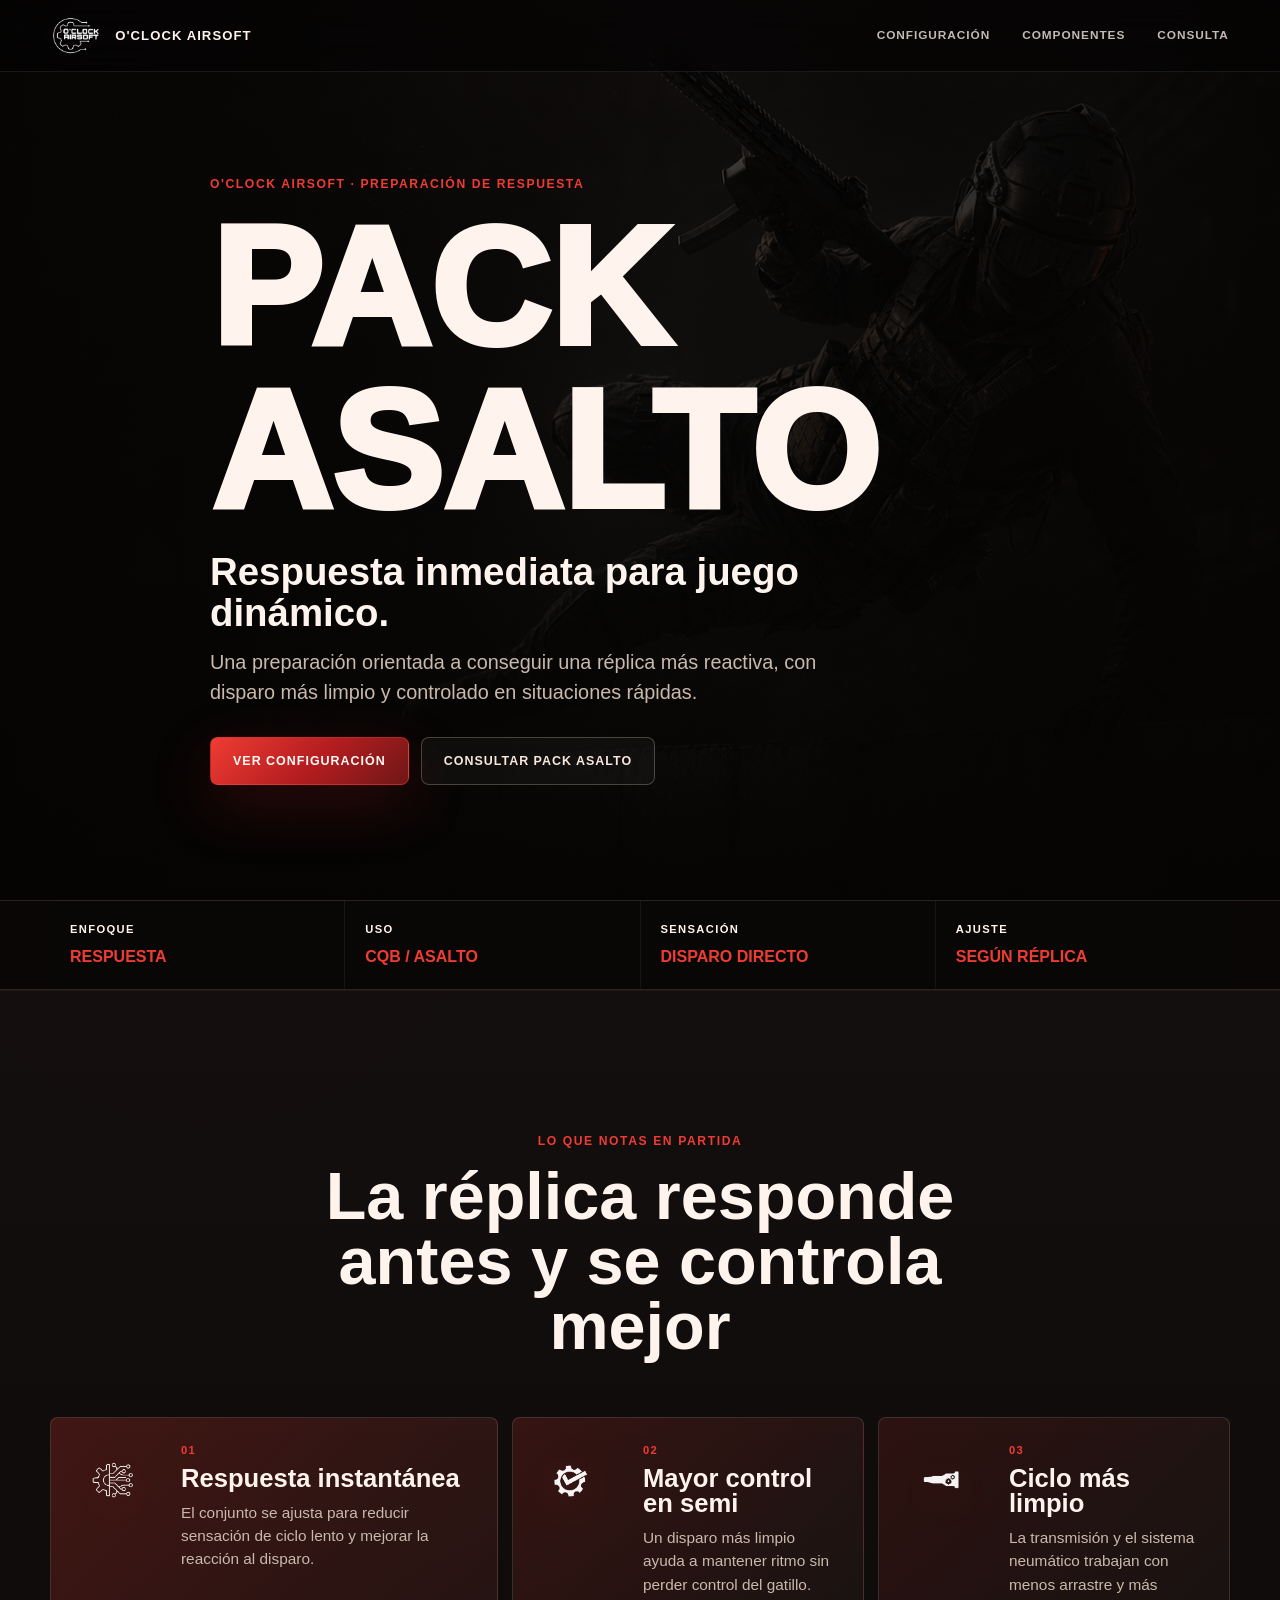
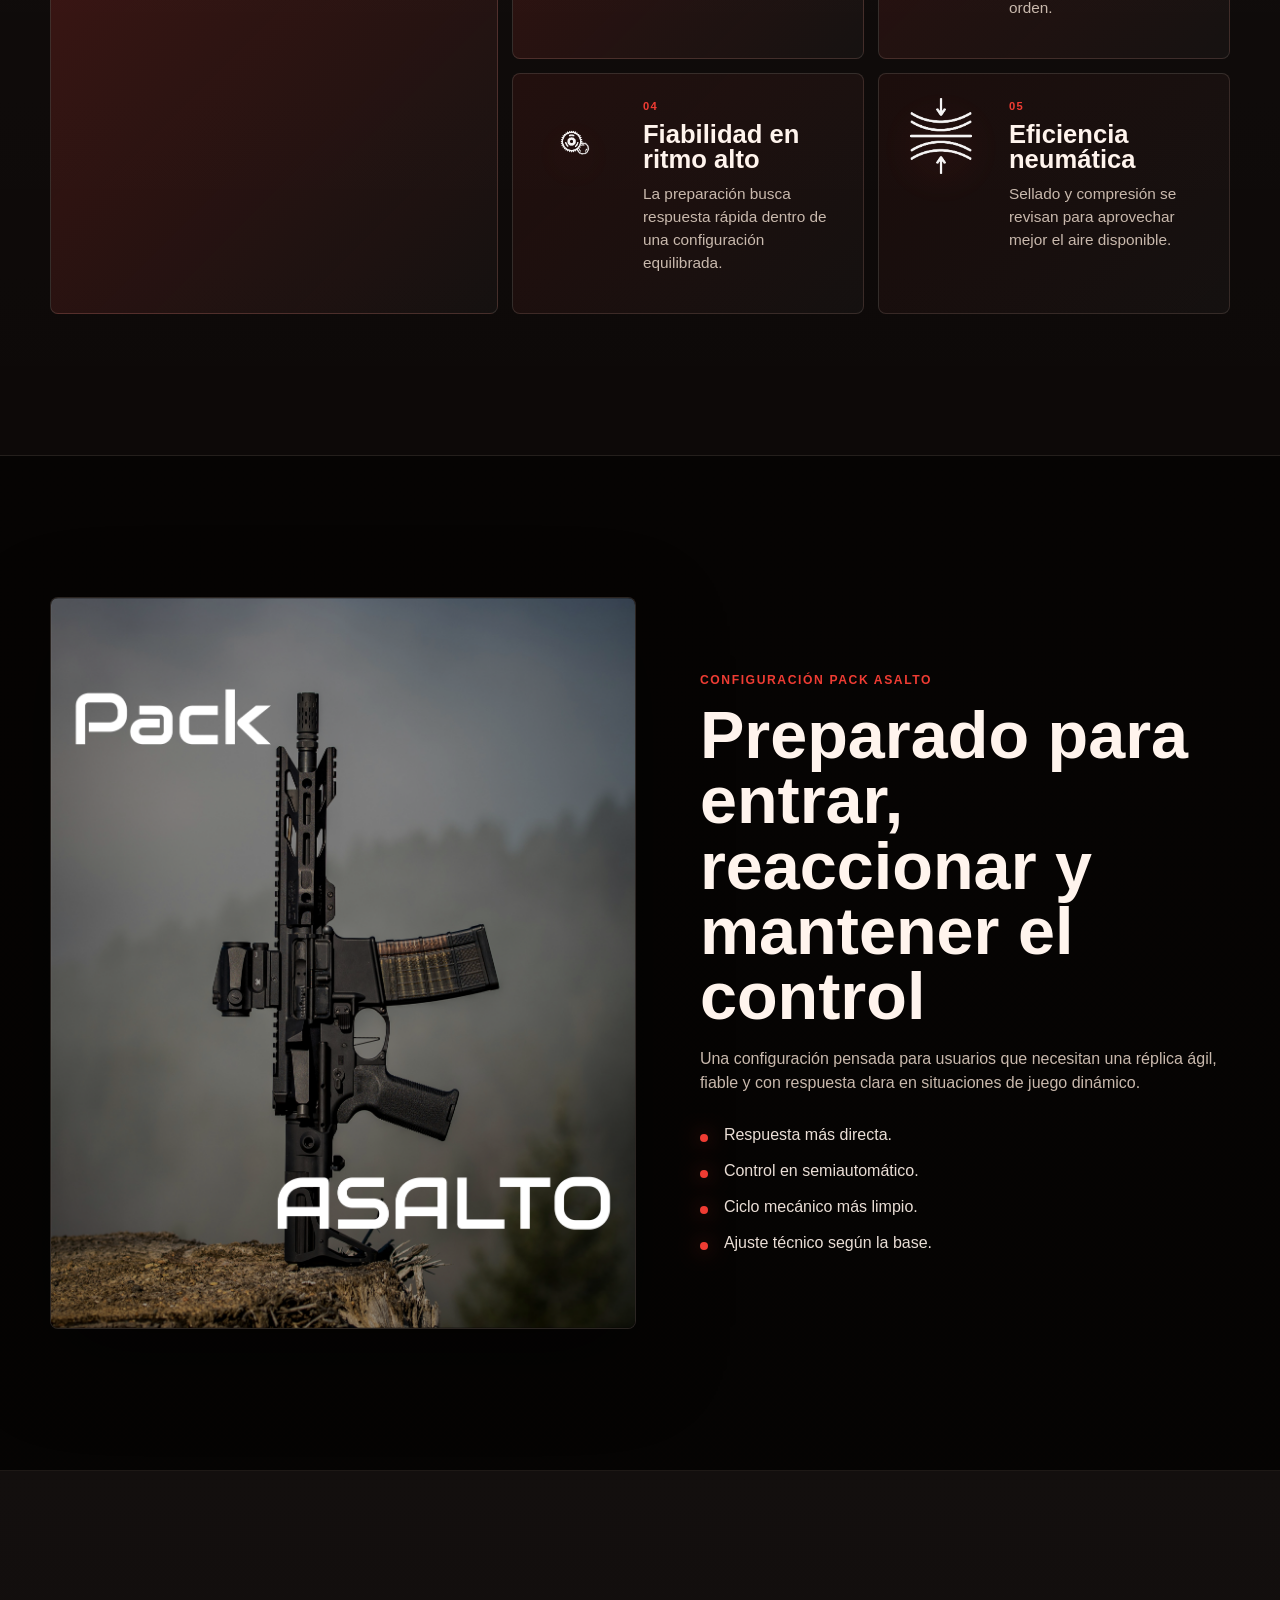
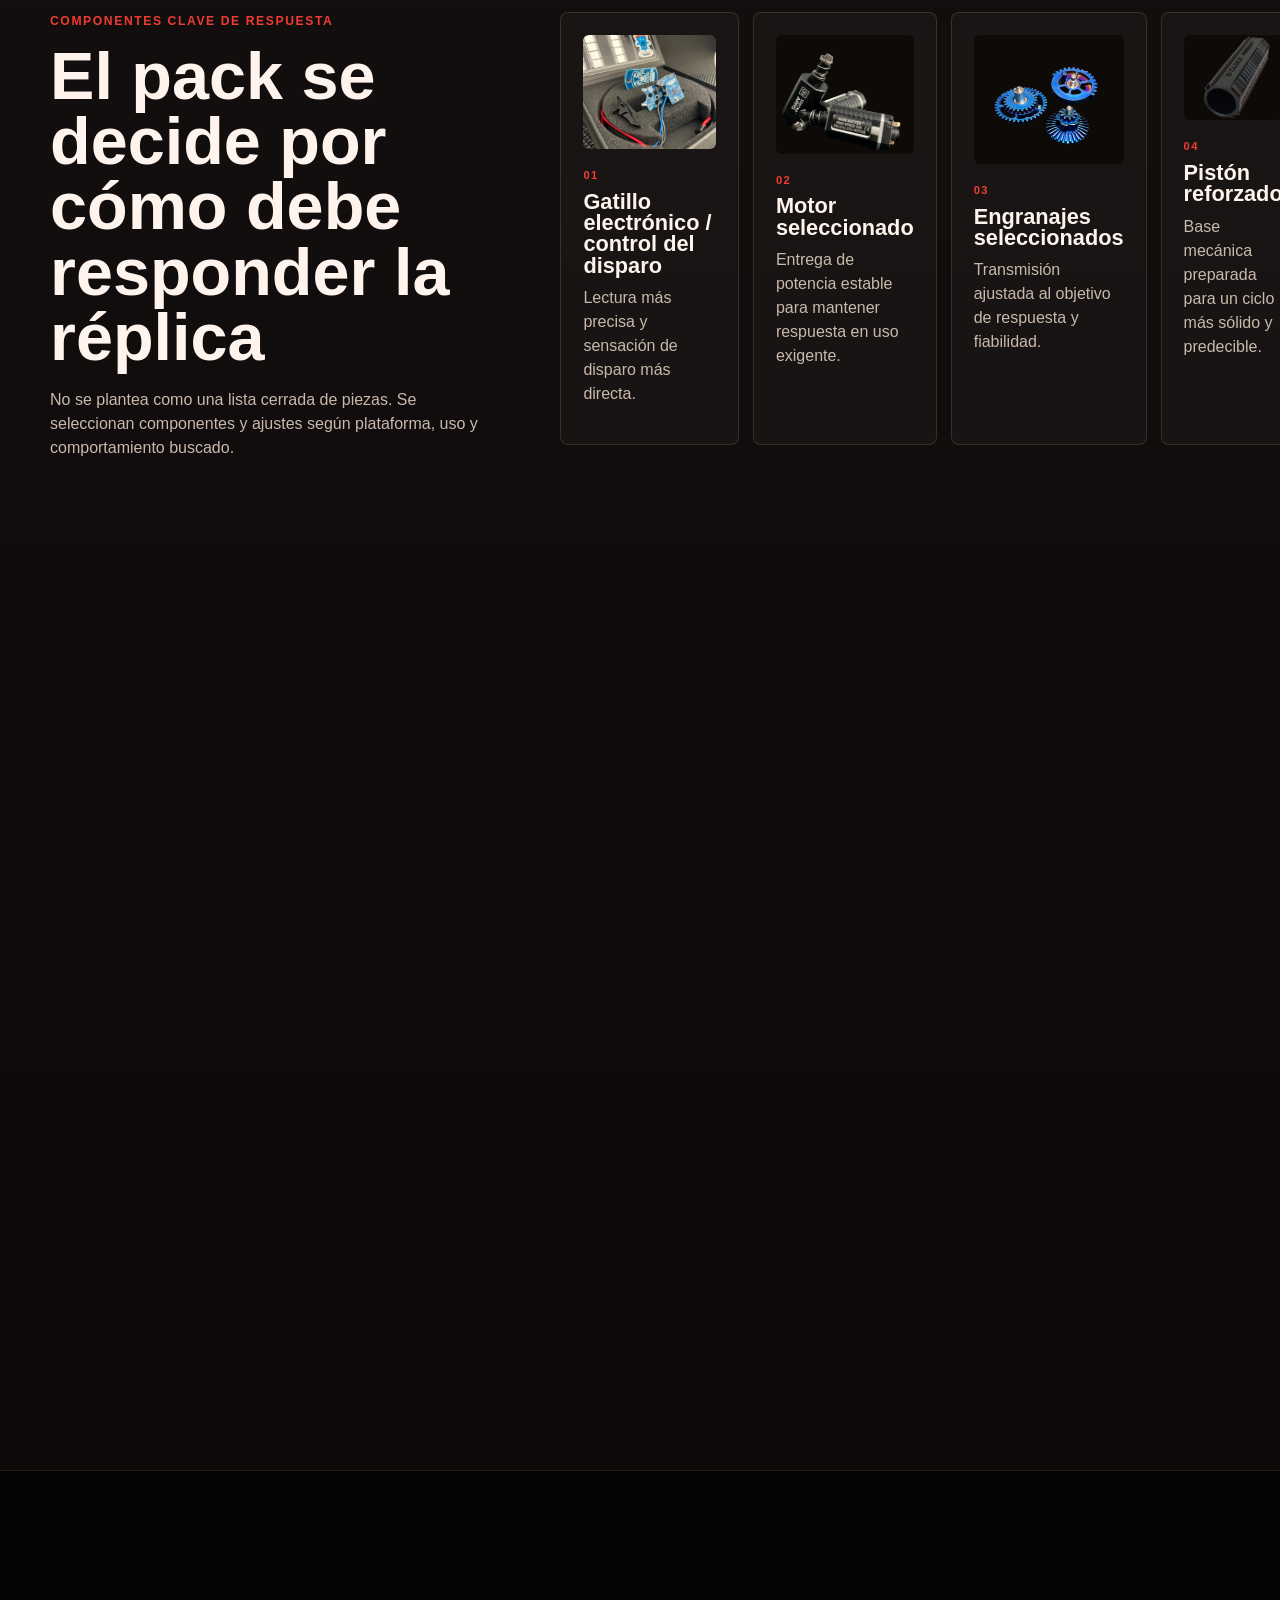
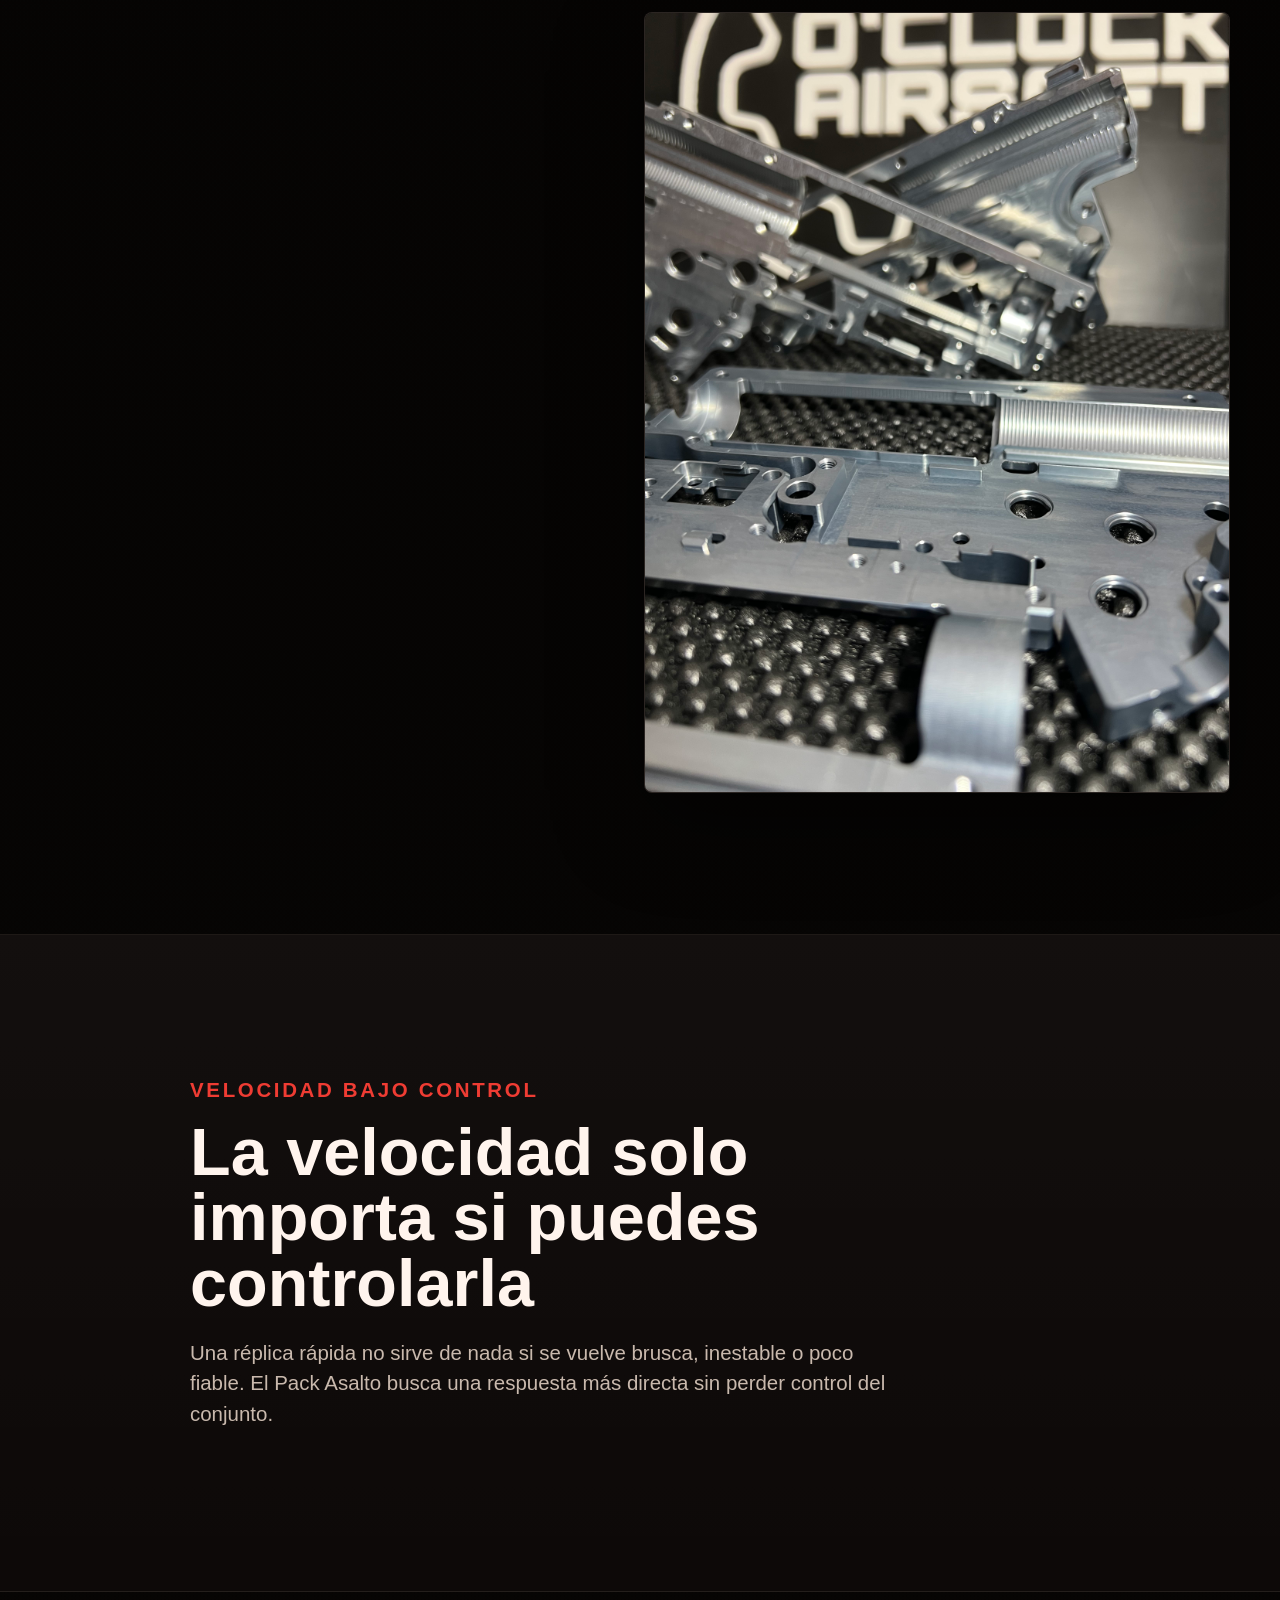
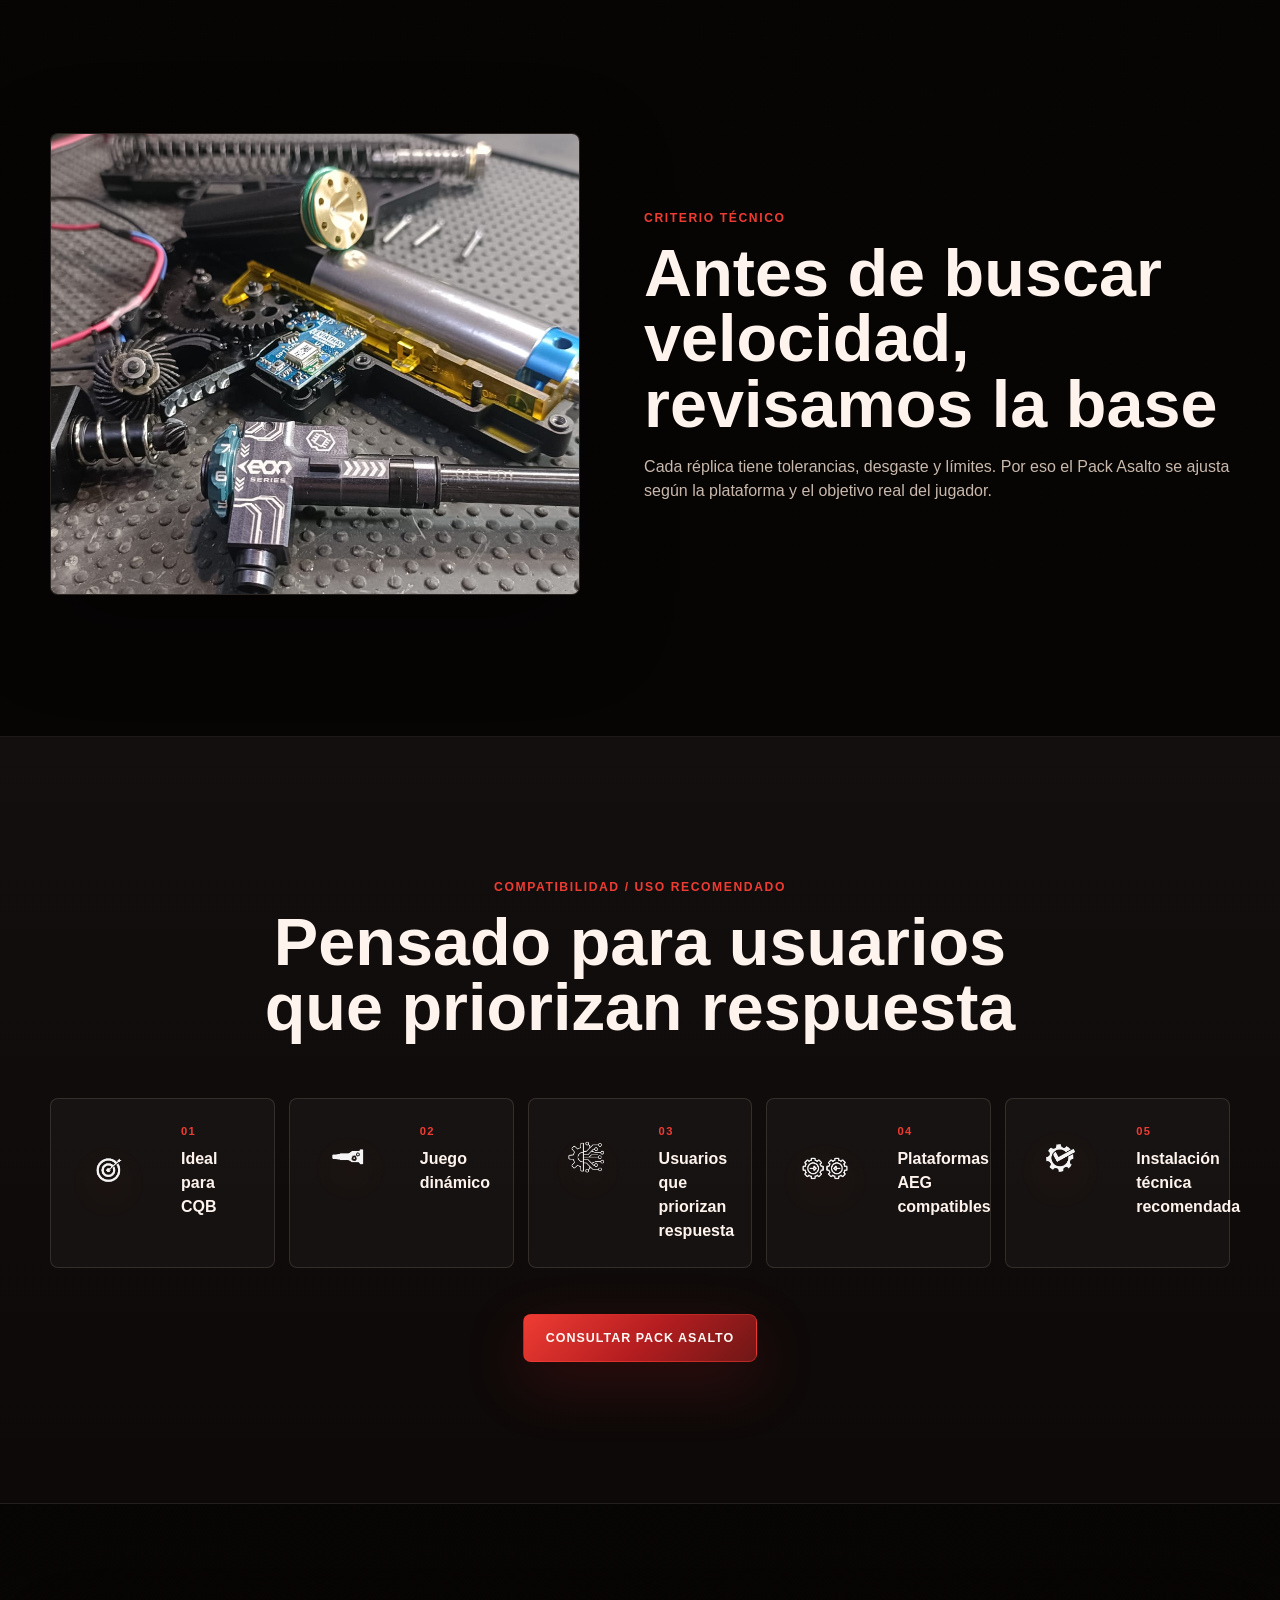
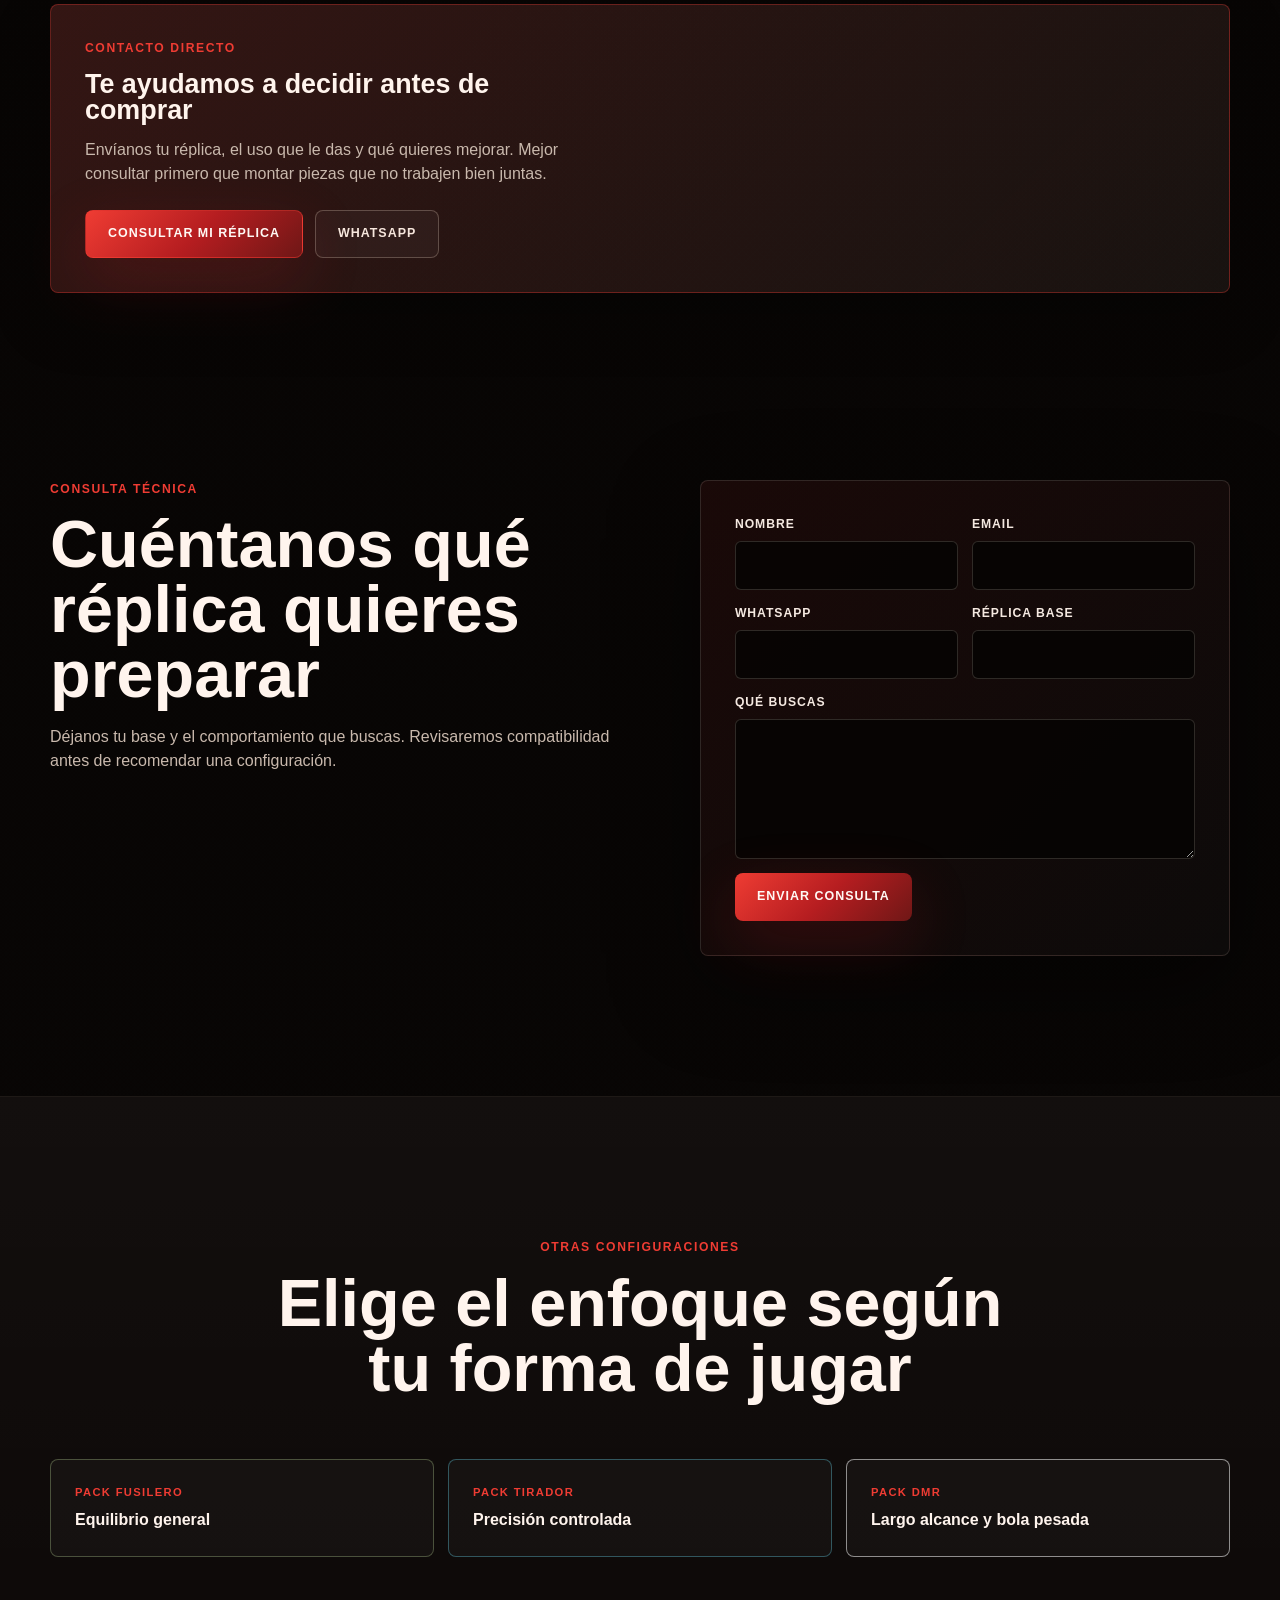
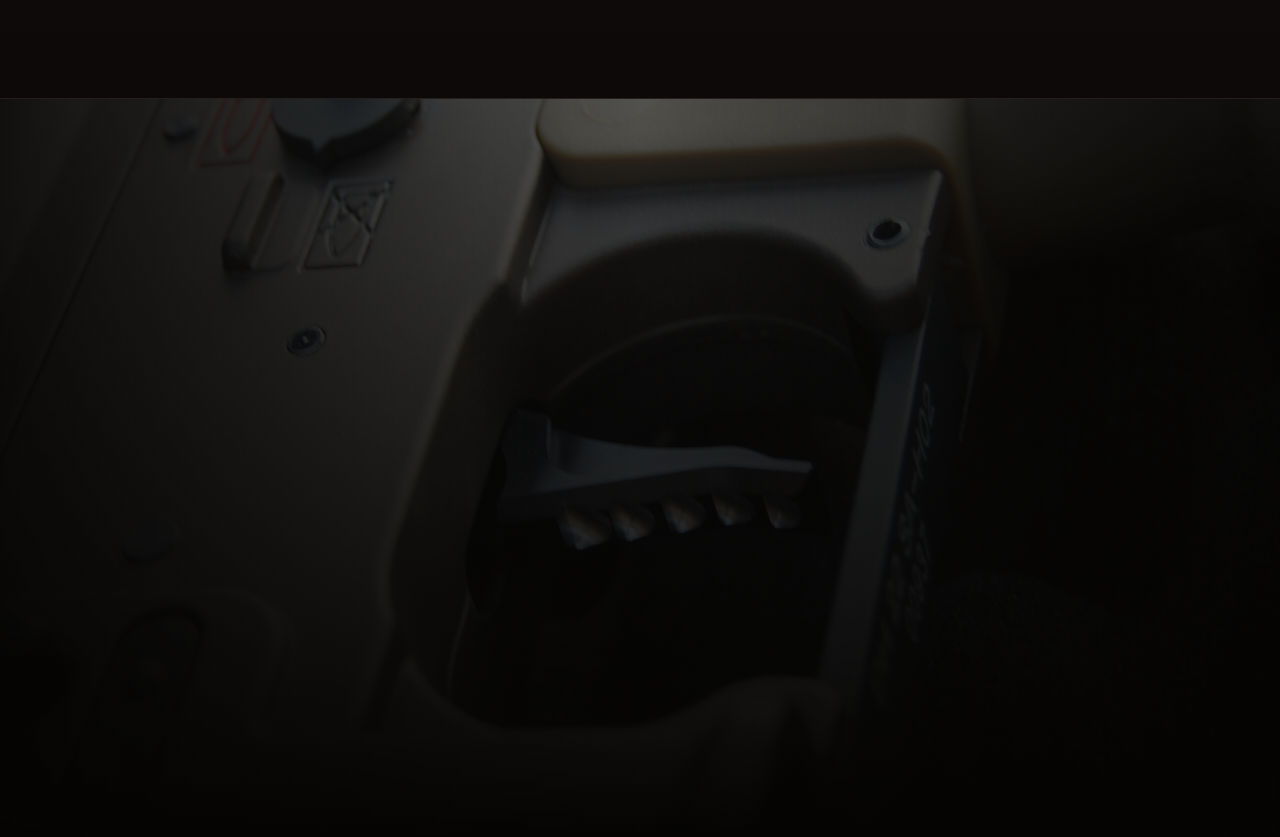
<file: index.html>
<!DOCTYPE html>
<html lang="es">
<head>
  <meta charset="UTF-8">
  <meta name="viewport" content="width=device-width, initial-scale=1.0">
  <meta name="description" content="Landing del Pack Asalto de O'Clock Airsoft: respuesta inmediata, control en semi y configuración técnica para juego dinámico.">
  <title>O'Clock Airsoft | Pack Asalto</title>
  <link rel="stylesheet" href="style.css">
</head>
<body>
  <header class="site-header" aria-label="Navegación principal">
    <a class="site-header__brand" href="#inicio" aria-label="O'Clock Airsoft">
      <img src="images/oclock-logo-blanco.png" alt="Logotipo de O'Clock Airsoft">
      <span>O'Clock Airsoft</span>
    </a>
    <nav class="site-header__nav" aria-label="Secciones">
      <a href="#configuracion">Configuración</a>
      <a href="#componentes">Componentes</a>
      <a href="#consulta" data-open-consult>Consulta</a>
    </nav>
  </header>

  <main id="inicio">
    <!-- HERO PRINCIPAL -->
    <section class="hero" aria-labelledby="hero-title">
      <div class="hero__bg" aria-hidden="true">
        <img src="images/header-pack-asalto-generado.png" alt="Operador de airsoft saltando un muro con réplica ligera para Pack Asalto">
      </div>
      <div class="hero__content page-shell">
        <p class="eyebrow reveal">O'Clock Airsoft · Preparación de respuesta</p>
        <h1 id="hero-title" class="hero__title reveal">Pack Asalto</h1>
        <p class="hero__subtitle reveal">Respuesta inmediata para juego dinámico.</p>
        <p class="hero__text reveal">
          Una preparación orientada a conseguir una réplica más reactiva, con disparo más limpio y controlado en situaciones rápidas.
        </p>
        <div class="hero__actions reveal">
          <a class="button button--primary" href="#configuracion">Ver configuración</a>
          <a class="button button--secondary" href="#consulta" data-open-consult>Consultar Pack Asalto</a>
        </div>
      </div>
    </section>
    <!-- FIN HERO PRINCIPAL -->

    <!-- DATOS RÁPIDOS -->
    <section class="quick-strip" aria-label="Datos rápidos del Pack Asalto">
      <div class="quick-strip__grid page-shell reveal">
        <div><span>Enfoque</span><strong>Respuesta</strong></div>
        <div><span>Uso</span><strong>CQB / asalto</strong></div>
        <div><span>Sensación</span><strong>Disparo directo</strong></div>
        <div><span>Ajuste</span><strong>Según réplica</strong></div>
      </div>
    </section>
    <!-- FIN DATOS RÁPIDOS -->

    <!-- LO QUE NOTAS EN PARTIDA -->
    <section class="battle-feel section-pad section-raised" aria-labelledby="feel-title">
      <div class="page-shell">
        <div class="section-heading reveal">
          <p class="section-kicker">Lo que notas en partida</p>
          <h2 id="feel-title">La réplica responde antes y se controla mejor</h2>
        </div>
        <div class="benefit-grid">
          <article class="benefit-card benefit-card--lead reveal">
            <img class="vector-icon" src="images/Electronica.png" alt="" aria-hidden="true">
            <span>01</span>
            <h3>Respuesta instantánea</h3>
            <p>El conjunto se ajusta para reducir sensación de ciclo lento y mejorar la reacción al disparo.</p>
          </article>
          <article class="benefit-card reveal">
            <img class="vector-icon" src="images/Ajuste tecnico.png" alt="" aria-hidden="true">
            <span>02</span>
            <h3>Mayor control en semi</h3>
            <p>Un disparo más limpio ayuda a mantener ritmo sin perder control del gatillo.</p>
          </article>
          <article class="benefit-card reveal">
            <img class="vector-icon" src="images/Transmision.png" alt="" aria-hidden="true">
            <span>03</span>
            <h3>Ciclo más limpio</h3>
            <p>La transmisión y el sistema neumático trabajan con menos arrastre y más orden.</p>
          </article>
          <article class="benefit-card reveal">
            <img class="vector-icon" src="images/Gearbox.png" alt="" aria-hidden="true">
            <span>04</span>
            <h3>Fiabilidad en ritmo alto</h3>
            <p>La preparación busca respuesta rápida dentro de una configuración equilibrada.</p>
          </article>
          <article class="benefit-card reveal">
            <img class="vector-icon" src="images/compresion.png" alt="" aria-hidden="true">
            <span>05</span>
            <h3>Eficiencia neumática</h3>
            <p>Sellado y compresión se revisan para aprovechar mejor el aire disponible.</p>
          </article>
        </div>
      </div>
    </section>
    <!-- FIN LO QUE NOTAS EN PARTIDA -->

    <!-- PRESENTACIÓN VISUAL DEL PACK -->
    <section id="configuracion" class="pack-showcase section-pad" aria-labelledby="showcase-title">
      <div class="pack-showcase__inner page-shell">
        <div class="pack-showcase__media image-panel reveal">
          <img src="images/Pack-Asalto.png" alt="Configuración Pack Asalto O'Clock Airsoft">
        </div>
        <div class="pack-showcase__copy reveal">
          <p class="section-kicker">Configuración Pack Asalto</p>
          <h2 id="showcase-title">Preparado para entrar, reaccionar y mantener el control</h2>
          <p>
            Una configuración pensada para usuarios que necesitan una réplica ágil, fiable y con respuesta clara en situaciones de juego dinámico.
          </p>
          <ul class="feature-list">
            <li>Respuesta más directa.</li>
            <li>Control en semiautomático.</li>
            <li>Ciclo mecánico más limpio.</li>
            <li>Ajuste técnico según la base.</li>
          </ul>
        </div>
      </div>
    </section>
    <!-- FIN PRESENTACIÓN VISUAL DEL PACK -->

    <!-- COMPONENTES CLAVE -->
    <section id="componentes" class="components section-pad section-raised" aria-labelledby="components-title">
      <div class="components__inner page-shell">
        <div class="components__intro reveal">
          <p class="section-kicker">Componentes clave de respuesta</p>
          <h2 id="components-title">El pack se decide por cómo debe responder la réplica</h2>
          <p>
            No se plantea como una lista cerrada de piezas. Se seleccionan componentes y ajustes según plataforma, uso y comportamiento buscado.
          </p>
        </div>
        <div class="component-grid">
          <article class="component-card reveal">
            <img src="images/gatillo-leviathan.jpeg" alt="Gatillo electrónico Leviathan para Pack Asalto">
            <div><span>01</span><h3>Gatillo electrónico / control del disparo</h3><p>Lectura más precisa y sensación de disparo más directa.</p></div>
          </article>
          <article class="component-card reveal">
            <img src="images/motor-brushless.png" alt="Motor seleccionado para Pack Asalto">
            <div><span>02</span><h3>Motor seleccionado</h3><p>Entrega de potencia estable para mantener respuesta en uso exigente.</p></div>
          </article>
          <article class="component-card reveal">
            <img src="images/engranajes-seleccionados.png" alt="Engranajes seleccionados para transmisión AEG">
            <div><span>03</span><h3>Engranajes seleccionados</h3><p>Transmisión ajustada al objetivo de respuesta y fiabilidad.</p></div>
          </article>
          <article class="component-card reveal">
            <img src="images/component-piston.png" alt="Pistón reforzado para Pack Asalto">
            <div><span>04</span><h3>Pistón reforzado</h3><p>Base mecánica preparada para un ciclo más sólido y predecible.</p></div>
          </article>
          <article class="component-card reveal">
            <img src="images/cilindro-monobloque.png" alt="Cilindro monobloque para Pack Asalto">
            <div><span>05</span><h3>Cilindro monobloque</h3><p>Cilindro de una sola pieza diseñado para mejorar la estabilidad del conjunto neumático y reducir pérdidas innecesarias de aire. Su construcción monobloque favorece un comportamiento más sólido y coherente en configuraciones exigentes.</p><strong>Mayor estabilidad neumática y mejor aprovechamiento del volumen de aire.</strong></div>
          </article>
          <article class="component-card reveal">
            <img src="images/muelles.jpeg" alt="Muelles seleccionados para Pack Asalto">
            <div><span>06</span><h3>Muelle seleccionado</h3><p>La elección de un muelle acorde al resto de la preparación ayuda a ajustar la compresión y a mantener una respuesta más coherente del conjunto.</p><strong>Compresión más óptima y respuesta mejor ajustada.</strong></div>
          </article>
          <article class="component-card reveal">
            <img src="images/speed-master.jpeg" alt="Cabeza de pistón Speed Master para Pack Asalto">
            <div><span>07</span><h3>Cabeza de pistón Speed Master</h3><p>Cabeza de pistón ligera orientada a respuesta rápida, sellado estable y una entrega de energía más ágil.</p><strong>Mayor eficiencia y respuesta más viva.</strong></div>
          </article>
        </div>
      </div>
    </section>
    <!-- FIN COMPONENTES CLAVE -->

    <!-- GEARBOX / SISTEMA INTERNO -->
    <section class="gearbox section-pad" aria-labelledby="gearbox-title">
      <div class="gearbox__inner page-shell">
        <div class="gearbox__copy reveal">
          <p class="section-kicker">Sistema interno</p>
          <h2 id="gearbox-title">Transmisión y electrónica trabajando juntas</h2>
          <p>
            La respuesta no depende de una sola pieza. Depende de cómo trabajan gatillo, motor, engranajes, pistón, nozzle y ajuste interno dentro de una misma configuración.
          </p>
        </div>
        <div class="gearbox__media image-panel reveal">
          <img src="images/Gearbox.jpeg" alt="Gearbox preparado para Pack Asalto O'Clock Airsoft">
        </div>
      </div>
    </section>
    <!-- FIN GEARBOX / SISTEMA INTERNO -->

    <!-- VELOCIDAD BAJO CONTROL -->
    <section class="control section-pad section-raised" aria-labelledby="control-title">
      <div class="control__inner page-shell reveal">
        <p class="section-kicker">Velocidad bajo control</p>
        <h2 id="control-title">La velocidad solo importa si puedes controlarla</h2>
        <p>
          Una réplica rápida no sirve de nada si se vuelve brusca, inestable o poco fiable. El Pack Asalto busca una respuesta más directa sin perder control del conjunto.
        </p>
      </div>
    </section>
    <!-- FIN VELOCIDAD BAJO CONTROL -->

    <!-- CRITERIO TÉCNICO -->
    <section class="criteria section-pad" aria-labelledby="criteria-title">
      <div class="criteria__inner page-shell">
        <div class="criteria__image image-panel reveal">
          <img src="images/concept-system.jpg" alt="Ajuste técnico interno para Pack Asalto">
        </div>
        <div class="criteria__copy reveal">
          <p class="section-kicker">Criterio técnico</p>
          <h2 id="criteria-title">Antes de buscar velocidad, revisamos la base</h2>
          <p>
            Cada réplica tiene tolerancias, desgaste y límites. Por eso el Pack Asalto se ajusta según la plataforma y el objetivo real del jugador.
          </p>
        </div>
      </div>
    </section>
    <!-- FIN CRITERIO TÉCNICO -->

    <!-- COMPATIBILIDAD -->
    <section class="compatibility section-pad section-raised" aria-labelledby="compatibility-title">
      <div class="page-shell">
        <div class="section-heading reveal">
          <p class="section-kicker">Compatibilidad / uso recomendado</p>
          <h2 id="compatibility-title">Pensado para usuarios que priorizan respuesta</h2>
        </div>
        <div class="compatibility__grid">
          <article class="compat-card reveal"><img class="vector-icon" src="images/Diana.png" alt="" aria-hidden="true"><span>01</span><strong>Ideal para CQB</strong></article>
          <article class="compat-card reveal"><img class="vector-icon" src="images/Transmision.png" alt="" aria-hidden="true"><span>02</span><strong>Juego dinámico</strong></article>
          <article class="compat-card reveal"><img class="vector-icon" src="images/Electronica.png" alt="" aria-hidden="true"><span>03</span><strong>Usuarios que priorizan respuesta</strong></article>
          <article class="compat-card reveal"><img class="vector-icon" src="images/Compatibilidad.png" alt="" aria-hidden="true"><span>04</span><strong>Plataformas AEG compatibles</strong></article>
          <article class="compat-card reveal"><img class="vector-icon" src="images/Ajuste tecnico.png" alt="" aria-hidden="true"><span>05</span><strong>Instalación técnica recomendada</strong></article>
        </div>
      </div>
        <div class="section-inline-cta reveal"><a class="button button--primary" href="#consulta" data-open-consult>Consultar Pack Asalto</a></div>

    </section>
    <!-- FIN COMPATIBILIDAD -->

    <!-- CONTACTO DIRECTO -->
    <section class="direct-contact section-pad" aria-label="Contacto directo">
      <div class="page-shell">
        <aside class="contact-card reveal" aria-label="Contacto directo">
          <p class="section-kicker">Contacto directo</p>
          <h3>Te ayudamos a decidir antes de comprar</h3>
          <p>Envíanos tu réplica, el uso que le das y qué quieres mejorar. Mejor consultar primero que montar piezas que no trabajen bien juntas.</p>
          <div class="contact-card__actions">
            <a class="button button--primary" href="#consulta" data-open-consult>Consultar mi réplica</a>
            <a class="button button--secondary" href="https://wa.me/34XXXXXXXXX">WhatsApp</a>
          </div>
        </aside>
      </div>
    </section>
    <!-- FIN CONTACTO DIRECTO -->

    <!-- FORMULARIO DE CONSULTA -->
    <section id="consulta" class="consult section-pad" aria-labelledby="consult-title">
      <div class="consult__inner page-shell">
        <div class="consult__copy reveal">
          <p class="section-kicker">Consulta técnica</p>
          <h2 id="consult-title">Cuéntanos qué réplica quieres preparar</h2>
          <p>
            Déjanos tu base y el comportamiento que buscas. Revisaremos compatibilidad antes de recomendar una configuración.
          </p>
        </div>
        <form class="consult-form reveal" action="https://formspree.io/f/xnjrakep" method="POST">
          <input type="hidden" name="_subject" value="Nueva consulta Pack Asalto - O’Clock Airsoft">
          <input type="hidden" name="_next" value="gracias.html">
          <input type="hidden" name="pack" value="Pack Asalto">

          <label>Nombre<input type="text" name="nombre" autocomplete="name" required></label>
          <label>Email<input type="email" name="email" autocomplete="email" required></label>
          <label>WhatsApp<input type="tel" name="whatsapp" autocomplete="tel"></label>
          <label>Réplica base<input type="text" name="replica"></label>
          <label class="consult-form__wide">Qué buscas<textarea name="mensaje" rows="5" required></textarea></label>

          <button class="button button--primary" type="submit">Enviar consulta</button>
        </form>
      </div>
    </section>
    <!-- FIN FORMULARIO DE CONSULTA -->

<!-- OTROS PACKS -->
    <section id="otros-packs" class="other-packs section-pad section-raised" aria-labelledby="other-title">
      <div class="page-shell">
        <div class="section-heading reveal">
          <p class="section-kicker">Otras configuraciones</p>
          <h2 id="other-title">Elige el enfoque según tu forma de jugar</h2>
        </div>
        <div class="other-packs__grid">
          <a class="pack-link reveal" href="https://pedropcg-ops.github.io/O-Clock-Airsoft-Pack-Fusilero/"><span>Pack Fusilero</span><strong>Equilibrio general</strong></a>
          <a class="pack-link reveal" href="https://pedropcg-ops.github.io/O-Clock-Airsoft-Pack-Tirador/"><span>Pack Tirador</span><strong>Precisión controlada</strong></a>
          <a class="pack-link reveal" href="https://pedropcg-ops.github.io/O-Clock-Airsoft-Pack-DMR/"><span>Pack DMR</span><strong>Largo alcance y bola pesada</strong></a>
        </div>
      </div>
    </section>
    <!-- FIN OTROS PACKS -->

    <!-- CTA FINAL -->
    <section class="final-cta" aria-labelledby="final-title">
      <div class="final-cta__bg" aria-hidden="true">
        <img src="images/final-cta-bg.JPG" alt="">
      </div>
      <div class="final-cta__content page-shell reveal">
        <p class="section-kicker">O'Clock Airsoft</p>
        <h2 id="final-title">Cuando necesitas reaccionar, la réplica tiene que responder</h2>
        <p>
          Cuéntanos tu base y qué tipo de respuesta buscas. Te orientamos antes de montar piezas sin criterio.
        </p>
        <div class="final-cta__actions">
          <a class="button button--primary" href="#consulta" data-open-consult>Consultar Pack Asalto</a>
          <a class="button button--secondary" href="#otros-packs">Ver otros packs</a>
        </div>
      </div>
    </section>
    <!-- FIN CTA FINAL -->
  </main>
  <!-- POP-UP DE CONSULTA -->
  <div class="consult-modal" id="consult-modal" aria-hidden="true">
    <div class="consult-modal__backdrop" data-close-consult></div>
    <section class="consult-modal__dialog" role="dialog" aria-modal="true" aria-labelledby="modal-consult-title">
      <button class="consult-modal__close" type="button" data-close-consult aria-label="Cerrar consulta">&times;</button>
      <p class="section-kicker">Consulta técnica</p>
      <h2 id="modal-consult-title">Consultar Pack Asalto</h2>
      <p>Déjanos tu réplica y el comportamiento que buscas. Revisaremos compatibilidad antes de recomendar una configuración.</p>
      <form class="consult-form consult-form--modal" action="https://formspree.io/f/xnjrakep" method="POST">
        <input type="hidden" name="_subject" value="Nueva consulta Pack Asalto - O’Clock Airsoft">
        <input type="hidden" name="_next" value="gracias.html">
        <input type="hidden" name="pack" value="Pack Asalto">
        <label>Nombre<input type="text" name="nombre" autocomplete="name" required></label>
        <label>Email<input type="email" name="email" autocomplete="email" required></label>
        <label>WhatsApp<input type="tel" name="whatsapp" autocomplete="tel"></label>
        <label>Réplica base<input type="text" name="replica"></label>
        <label class="consult-form__wide">Mensaje<textarea name="mensaje" rows="5" required></textarea></label>
        <button class="button button--primary" type="submit">Enviar consulta</button>
      </form>
    </section>
  </div>
  <!-- FIN POP-UP DE CONSULTA -->

  <script src="script.js"></script>
</body>
</html>
</file>
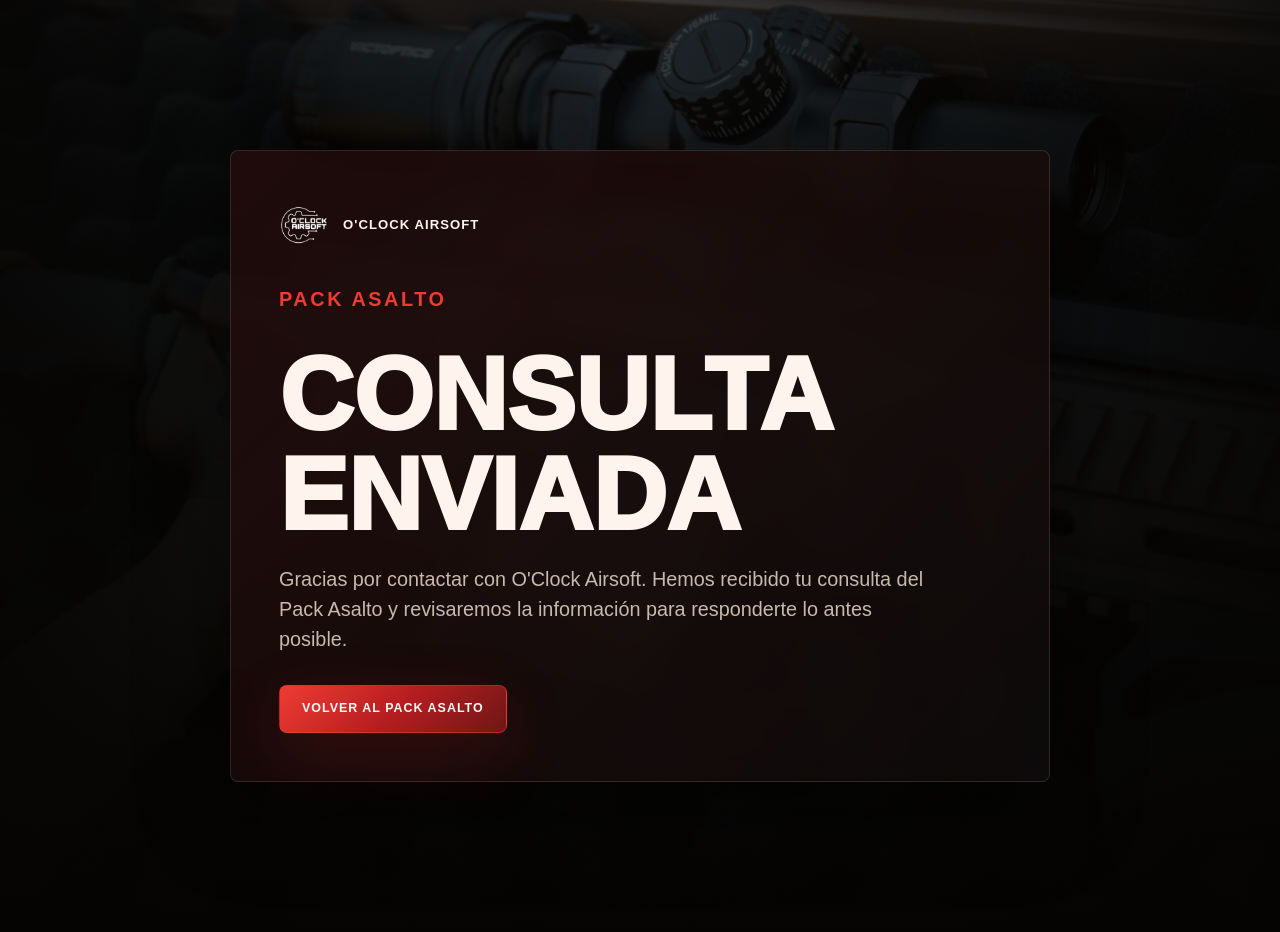
<file: gracias.html>
<!DOCTYPE html>
<html lang="es">
<head>
  <meta charset="UTF-8">
  <meta name="viewport" content="width=device-width, initial-scale=1.0">
  <meta name="description" content="Consulta enviada a O'Clock Airsoft para Pack Asalto.">
  <title>O'Clock Airsoft | Consulta enviada</title>
  <link rel="stylesheet" href="style.css">
</head>
<body class="thanks-page">
  <main class="thanks" aria-labelledby="thanks-title">
    <div class="thanks__bg" aria-hidden="true">
      <img src="images/header-pack-asalto.JPG" alt="">
    </div>
    <section class="thanks__content page-shell reveal">
      <a class="thanks__brand" href="index.html" aria-label="Volver a O'Clock Airsoft Pack Asalto">
        <img src="images/oclock-logo-blanco.png" alt="Logotipo de O'Clock Airsoft">
        <span>O'Clock Airsoft</span>
      </a>
      <p class="section-kicker">Pack Asalto</p>
      <h1 id="thanks-title">Consulta enviada</h1>
      <p>
        Gracias por contactar con O'Clock Airsoft. Hemos recibido tu consulta del Pack Asalto y revisaremos la información para responderte lo antes posible.
      </p>
      <a class="button button--primary" href="index.html">Volver al Pack Asalto</a>
    </section>
  </main>

  <script src="script.js"></script>
</body>
</html>
</file>
<file: style.css>
:root {
  --bg: #050403;
  --bg-elevated: #0c0807;
  --panel: #13100e;
  --panel-soft: #1b120f;
  --text: #fff4ed;
  --muted: #c9b9ad;
  --soft: #8c7568;
  --line: rgba(255, 232, 214, 0.13);
  --line-strong: rgba(255, 232, 214, 0.24);
  --red: #b51d20;
  --red-strong: #ef3c33;
  --earth: #76513d;
  --steel: #7c858c;
  --shadow: 0 28px 90px rgba(0, 0, 0, 0.48);
  --radius: 8px;
  --container: 1180px;
  --header-height: 72px;
}

* {
  box-sizing: border-box;
}

html {
  scroll-behavior: smooth;
}

body {
  margin: 0;
  color: var(--text);
  font-family: Inter, Arial, sans-serif;
  line-height: 1.5;
  background:
    radial-gradient(circle at 82% 4%, rgba(181, 29, 32, 0.18), transparent 30rem),
    radial-gradient(circle at 16% 8%, rgba(118, 81, 61, 0.22), transparent 28rem),
    linear-gradient(180deg, #070403 0%, var(--bg) 36%, #090605 100%);
  overflow-x: hidden;
}

body::before {
  position: fixed;
  inset: 0;
  z-index: -1;
  pointer-events: none;
  content: "";
  background-image:
    linear-gradient(rgba(255, 255, 255, 0.025) 1px, transparent 1px),
    linear-gradient(90deg, rgba(255, 255, 255, 0.018) 1px, transparent 1px);
  background-size: 72px 72px;
  mask-image: linear-gradient(to bottom, rgba(0, 0, 0, 0.9), transparent 76%);
}

img {
  display: block;
  max-width: 100%;
  height: auto;
}

a {
  color: inherit;
  text-decoration: none;
}

button,
input,
textarea {
  font: inherit;
}

.page-shell {
  width: min(calc(100% - 40px), var(--container));
  margin-inline: auto;
}

.section-pad {
  padding: clamp(78px, 11vw, 150px) 0;
}

.section-raised {
  background:
    linear-gradient(180deg, rgba(255, 255, 255, 0.032), rgba(255, 255, 255, 0.008)),
    rgba(12, 8, 7, 0.94);
  border-block: 1px solid rgba(255, 232, 214, 0.07);
}

.site-header {
  position: fixed;
  inset: 0 0 auto;
  z-index: 20;
  display: grid;
  grid-template-columns: 1fr auto;
  align-items: center;
  min-height: var(--header-height);
  padding: 0 clamp(18px, 4vw, 52px);
  background: rgba(5, 4, 3, 0.68);
  border-bottom: 1px solid rgba(255, 255, 255, 0.08);
  backdrop-filter: blur(18px);
}

.site-header__brand {
  display: inline-flex;
  align-items: center;
  gap: 12px;
  width: fit-content;
  font-size: 0.82rem;
  font-weight: 850;
  letter-spacing: 0.08em;
  text-transform: uppercase;
}

.site-header__brand img {
  width: 52px;
  height: 52px;
  object-fit: contain;
}

.site-header__nav {
  display: flex;
  gap: clamp(14px, 3vw, 32px);
  color: rgba(255, 244, 237, 0.76);
  font-size: 0.74rem;
  font-weight: 850;
  letter-spacing: 0.08em;
  text-transform: uppercase;
}

.site-header__nav a {
  transition: color 180ms ease;
}

.site-header__nav a:hover {
  color: var(--text);
}

.eyebrow,
.section-kicker {
  margin: 0 0 14px;
  color: var(--red-strong);
  font-size: 0.76rem;
  font-weight: 850;
  letter-spacing: 0.13em;
  text-transform: uppercase;
}

h1,
h2,
h3,
p {
  margin-top: 0;
}

h1,
h2,
h3 {
  color: var(--text);
  line-height: 0.98;
  letter-spacing: 0;
}

h2 {
  margin-bottom: 18px;
  font-size: clamp(2.25rem, 5.2vw, 5.25rem);
  font-weight: 890;
}

h3 {
  margin-bottom: 10px;
  font-size: clamp(1.08rem, 1.7vw, 1.45rem);
}

p {
  color: var(--muted);
}

.button {
  display: inline-flex;
  align-items: center;
  justify-content: center;
  min-height: 48px;
  padding: 0 22px;
  border: 1px solid var(--line-strong);
  border-radius: var(--radius);
  font-size: 0.78rem;
  font-weight: 850;
  letter-spacing: 0.08em;
  text-transform: uppercase;
  transition: transform 220ms ease, background 220ms ease, border-color 220ms ease;
}

.button:hover {
  transform: translateY(-2px);
}

.button--primary {
  background: linear-gradient(135deg, var(--red-strong), var(--red) 52%, #6f1716);
  border-color: rgba(239, 60, 51, 0.46);
  color: #fff9f5;
  box-shadow: 0 20px 60px rgba(181, 29, 32, 0.24);
}

.button--secondary {
  background: rgba(255, 255, 255, 0.035);
  color: #f7e7dd;
}

.hero {
  position: relative;
  display: grid;
  min-height: 100svh;
  align-items: center;
  padding: calc(var(--header-height) + 42px) 0 54px;
  overflow: hidden;
}

.hero__bg {
  position: absolute;
  inset: 0;
}

.hero__bg::after {
  position: absolute;
  inset: 0;
  content: "";
  background:
    linear-gradient(90deg, rgba(5, 4, 3, 0.92), rgba(5, 4, 3, 0.54), rgba(5, 4, 3, 0.88)),
    linear-gradient(180deg, rgba(5, 4, 3, 0.12), var(--bg));
}

.hero__bg img {
  width: 100%;
  height: 100%;
  object-fit: cover;
  object-position: center center;
  transform: scale(1.02);
}

.hero__content {
  position: relative;
  z-index: 1;
  max-width: 860px;
}

.hero__title {
  margin: 0 0 18px;
  max-width: 8ch;
  font-size: clamp(4.6rem, 13vw, 11rem);
  font-weight: 940;
  text-transform: uppercase;
}

.hero__subtitle {
  max-width: 720px;
  margin-bottom: 14px;
  color: var(--text);
  font-size: clamp(1.55rem, 3vw, 2.7rem);
  font-weight: 780;
  line-height: 1.08;
}

.hero__text {
  max-width: 620px;
  margin-bottom: 30px;
  font-size: clamp(1.02rem, 1.55vw, 1.28rem);
}

.hero__actions,
.final-cta__actions {
  display: flex;
  flex-wrap: wrap;
  gap: 12px;
}

.quick-strip {
  border-block: 1px solid var(--line);
  background: rgba(10, 7, 6, 0.95);
}

.quick-strip__grid {
  display: grid;
  grid-template-columns: repeat(4, 1fr);
  gap: 1px;
  overflow: hidden;
  background: rgba(255, 255, 255, 0.06);
}

.quick-strip__grid div {
  padding: 20px;
  background: rgba(8, 6, 5, 0.9);
}

.quick-strip span,
.benefit-card span,
.component-card span,
.compat-card span,
.pack-link span {
  display: block;
  margin-bottom: 7px;
  color: var(--red-strong);
  font-size: 0.7rem;
  font-weight: 900;
  letter-spacing: 0.12em;
  text-transform: uppercase;
}

.quick-strip strong {
  text-transform: uppercase;
}

.section-heading {
  max-width: 800px;
  margin: 0 auto clamp(34px, 5vw, 58px);
  text-align: center;
}

.benefit-grid {
  display: grid;
  grid-template-columns: 1.12fr 0.88fr 0.88fr;
  gap: 14px;
}

.benefit-card,
.compat-card,
.pack-link {
  min-height: 100%;
  padding: 24px;
  border: 1px solid var(--line);
  border-radius: var(--radius);
  background: rgba(255, 255, 255, 0.032);
}

.benefit-card--lead {
  grid-row: span 2;
  background:
    linear-gradient(135deg, rgba(239, 60, 51, 0.15), rgba(118, 81, 61, 0.06)),
    rgba(255, 255, 255, 0.035);
}

.pack-showcase__inner,
.gearbox__inner,
.criteria__inner,
.consult__inner {
  display: grid;
  grid-template-columns: minmax(0, 1.05fr) minmax(0, 0.95fr);
  gap: clamp(26px, 5vw, 72px);
  align-items: center;
}

.image-panel {
  overflow: hidden;
  border: 1px solid var(--line);
  border-radius: var(--radius);
  background: #0b0807;
  box-shadow: var(--shadow);
}

.image-panel img {
  width: 100%;
  min-height: 460px;
  object-fit: cover;
}

.pack-showcase__media img {
  object-fit: cover;
  padding: 0;
}

.feature-list {
  display: grid;
  gap: 12px;
  margin: 28px 0 0;
  padding: 0;
  list-style: none;
}

.feature-list li {
  position: relative;
  padding-left: 24px;
  color: #eaded6;
}

.feature-list li::before {
  position: absolute;
  left: 0;
  top: 0.68em;
  width: 8px;
  height: 8px;
  content: "";
  border-radius: 50%;
  background: var(--red-strong);
  box-shadow: 0 0 20px rgba(239, 60, 51, 0.55);
}

.components__inner {
  display: grid;
  grid-template-columns: minmax(280px, 0.8fr) minmax(0, 1.2fr);
  gap: clamp(28px, 5vw, 70px);
  align-items: start;
}

.components__intro {
  position: sticky;
  top: 100px;
}

.component-grid {
  display: grid;
  grid-template-columns: repeat(4, 1fr);
  gap: 14px;
}

.component-card {
  min-height: 100%;
  padding: 22px;
  border: 1px solid var(--line);
  border-radius: var(--radius);
  background: rgba(255, 255, 255, 0.032);
  transition: transform 220ms ease, border-color 220ms ease, background 220ms ease;
}

.component-card:hover {
  transform: translateY(-4px);
  border-color: rgba(239, 60, 51, 0.36);
  background: rgba(239, 60, 51, 0.055);
}

.component-card img {
  width: 100%;
  aspect-ratio: 1.16;
  margin-bottom: 18px;
  border-radius: 6px;
  object-fit: contain;
  background: transparent;
}

.component-card strong {
  display: block;
  margin-top: 10px;
  color: var(--text);
}

.gearbox__inner,
.criteria__inner {
  grid-template-columns: minmax(0, 0.95fr) minmax(0, 1.05fr);
}

.control__inner {
  max-width: 900px;
}

.control__inner h2 {
  max-width: 820px;
  margin-bottom: 22px;
}

.control__inner p {
  max-width: 720px;
  font-size: clamp(1.05rem, 1.6vw, 1.28rem);
}

.compatibility__grid,
.other-packs__grid {
  display: grid;
  grid-template-columns: repeat(5, 1fr);
  gap: 14px;
}

.other-packs__grid {
  grid-template-columns: repeat(3, 1fr);
}

.compat-card strong,
.pack-link strong {
  display: block;
  color: var(--text);
  font-size: 1rem;
}

.consult__inner {
  align-items: start;
}

.consult-form {
  display: grid;
  grid-template-columns: repeat(2, 1fr);
  gap: 14px;
  padding: clamp(22px, 3vw, 34px);
  border: 1px solid var(--line);
  border-radius: var(--radius);
  background:
    linear-gradient(135deg, rgba(239, 60, 51, 0.08), rgba(255, 255, 255, 0.025)),
    rgba(8, 6, 5, 0.82);
  box-shadow: var(--shadow);
}

.consult-form label {
  display: grid;
  gap: 8px;
  color: #f5e9e1;
  font-size: 0.76rem;
  font-weight: 850;
  letter-spacing: 0.08em;
  text-transform: uppercase;
}

.consult-form__wide {
  grid-column: 1 / -1;
}

.consult-form input,
.consult-form textarea {
  width: 100%;
  min-height: 46px;
  padding: 12px 14px;
  border: 1px solid rgba(255, 232, 214, 0.16);
  border-radius: 6px;
  outline: 0;
  background: rgba(5, 4, 3, 0.82);
  color: var(--text);
  font-size: 0.95rem;
  letter-spacing: 0;
  text-transform: none;
  transition: border-color 200ms ease, box-shadow 200ms ease;
}

.consult-form textarea {
  min-height: 128px;
  resize: vertical;
}

.consult-form input:focus,
.consult-form textarea:focus {
  border-color: rgba(239, 60, 51, 0.7);
  box-shadow: 0 0 0 3px rgba(239, 60, 51, 0.12);
}

.consult-form button {
  width: fit-content;
  border: 0;
  cursor: pointer;
}

.final-cta {
  position: relative;
  display: grid;
  min-height: 620px;
  align-items: center;
  overflow: hidden;
  padding: clamp(90px, 14vw, 170px) 0;
}

.final-cta__bg {
  position: absolute;
  inset: 0;
}

.final-cta__bg::after {
  position: absolute;
  inset: 0;
  content: "";
  background:
    linear-gradient(90deg, rgba(5, 4, 3, 0.92), rgba(5, 4, 3, 0.58), rgba(5, 4, 3, 0.9)),
    linear-gradient(180deg, rgba(5, 4, 3, 0.2), var(--bg));
}

.final-cta__bg img {
  width: 100%;
  height: 100%;
  object-fit: cover;
}

.final-cta__content {
  position: relative;
  z-index: 1;
  max-width: 780px;
}

.final-cta__content p {
  max-width: 640px;
  margin-bottom: 28px;
  font-size: 1.12rem;
}

.thanks {
  position: relative;
  display: grid;
  min-height: 100svh;
  align-items: center;
  overflow: hidden;
  padding: clamp(80px, 12vw, 150px) 0;
}

.thanks__bg {
  position: absolute;
  inset: 0;
}

.thanks__bg::after {
  position: absolute;
  inset: 0;
  content: "";
  background:
    linear-gradient(90deg, rgba(5, 4, 3, 0.94), rgba(5, 4, 3, 0.68), rgba(5, 4, 3, 0.92)),
    linear-gradient(180deg, rgba(5, 4, 3, 0.16), var(--bg));
}

.thanks__bg img {
  width: 100%;
  height: 100%;
  object-fit: cover;
}

.thanks__content {
  position: relative;
  z-index: 1;
  max-width: 820px;
  padding: clamp(24px, 5vw, 48px);
  border: 1px solid var(--line);
  border-radius: var(--radius);
  background:
    linear-gradient(135deg, rgba(239, 60, 51, 0.1), rgba(255, 255, 255, 0.025)),
    rgba(8, 6, 5, 0.82);
  box-shadow: var(--shadow);
  backdrop-filter: blur(16px);
}

.thanks__brand {
  display: inline-flex;
  align-items: center;
  gap: 12px;
  margin-bottom: 34px;
  color: var(--text);
  font-size: 0.82rem;
  font-weight: 850;
  letter-spacing: 0.08em;
  text-transform: uppercase;
}

.thanks__brand img {
  width: 52px;
  height: 52px;
  object-fit: contain;
}

.thanks h1 {
  margin: 0 0 20px;
  font-size: clamp(3.4rem, 8vw, 7.2rem);
  font-weight: 940;
  text-transform: uppercase;
}

.thanks p {
  max-width: 660px;
  margin-bottom: 30px;
  font-size: clamp(1.02rem, 1.7vw, 1.24rem);
}

.reveal {
  opacity: 0;
  transform: translateY(24px);
  transition: opacity 620ms ease, transform 620ms ease;
}

.reveal.is-visible {
  opacity: 1;
  transform: translateY(0);
}

@media (max-width: 980px) {
  .site-header {
    grid-template-columns: 1fr;
    gap: 12px;
    padding-block: 14px;
  }

  .site-header__nav {
    display: none;
  }

  .hero {
    padding-top: 110px;
  }

  .hero__bg img {
    object-position: 56% center;
    transform: scale(1);
  }

  .quick-strip__grid,
  .benefit-grid,
  .pack-showcase__inner,
  .gearbox__inner,
  .criteria__inner,
  .consult__inner,
  .components__inner {
    grid-template-columns: 1fr;
  }

  .benefit-card--lead {
    grid-row: auto;
  }

  .components__intro {
    position: static;
  }

  .component-grid {
    grid-template-columns: repeat(2, 1fr);
  }

  .compatibility__grid {
    grid-template-columns: repeat(2, 1fr);
  }
}

@media (max-width: 700px) {
  .page-shell {
    width: min(calc(100% - 28px), var(--container));
  }

  .section-pad {
    padding: 68px 0;
  }

  .hero__title {
    font-size: clamp(3.6rem, 17vw, 7rem);
  }

  .hero__bg {
    display: grid;
    place-items: center;
    background:
      radial-gradient(circle at 48% 18%, rgba(181, 29, 32, 0.2), transparent 42%),
      #050403;
  }

  .hero__bg::after {
    background:
      linear-gradient(90deg, rgba(5, 4, 3, 0.78), rgba(5, 4, 3, 0.34), rgba(5, 4, 3, 0.72)),
      linear-gradient(180deg, rgba(5, 4, 3, 0.06), rgba(5, 4, 3, 0.82));
  }

  .hero__bg img {
    object-fit: contain;
    object-position: 44% 42%;
    opacity: 0.96;
    transform: translate(-4%, -5%) scale(1);
  }

  .hero__actions,
  .final-cta__actions {
    align-items: stretch;
    flex-direction: column;
  }

  .button {
    width: 100%;
  }

  .quick-strip__grid,
  .component-grid,
  .compatibility__grid,
  .other-packs__grid,
  .consult-form {
    grid-template-columns: 1fr;
  }

  .image-panel img {
    min-height: 330px;
  }

  .consult-form button {
    width: 100%;
  }
}

@media (prefers-reduced-motion: reduce) {
  *,
  *::before,
  *::after {
    scroll-behavior: auto !important;
    transition-duration: 0.01ms !important;
    animation-duration: 0.01ms !important;
  }

  .reveal {
    opacity: 1;
    transform: none;
  }
}


body.is-modal-open { overflow: hidden; }

.consult-modal {
  position: fixed;
  inset: 0;
  z-index: 80;
  display: grid;
  place-items: center;
  padding: 20px;
  opacity: 0;
  pointer-events: none;
  transition: opacity 220ms ease;
}

.consult-modal.is-open {
  opacity: 1;
  pointer-events: auto;
}

.consult-modal__backdrop {
  position: absolute;
  inset: 0;
  background: rgba(0, 0, 0, 0.72);
  backdrop-filter: blur(14px);
}

.consult-modal__dialog {
  position: relative;
  z-index: 1;
  width: min(920px, 100%);
  max-height: min(92svh, 900px);
  overflow: auto;
  padding: clamp(22px, 4vw, 38px);
  border: 1px solid var(--line);
  border-radius: var(--radius);
  background: linear-gradient(135deg, rgba(255,255,255,0.06), rgba(255,255,255,0.02)), var(--bg-elevated);
  box-shadow: var(--shadow);
}

.consult-modal__close {
  position: absolute;
  top: 14px;
  right: 14px;
  width: 42px;
  height: 42px;
  border: 1px solid var(--line);
  border-radius: 50%;
  background: rgba(255,255,255,0.04);
  color: var(--text);
  cursor: pointer;
  font-size: 1.55rem;
  line-height: 1;
}

.consult-form--modal {
  margin-top: 22px;
  box-shadow: none;
}

/* SRT correction pass */

.quick-strip span { color: var(--text); }
.quick-strip strong { color: var(--red-strong); }
.benefit-card h3 { font-size: clamp(1.35rem, 2vw, 1.85rem); }
.benefit-card p { font-size: 0.96rem; }
.benefit-card:nth-child(1) { background: linear-gradient(135deg, rgba(239,60,51,0.22), rgba(255,255,255,0.032)); }
.benefit-card:nth-child(2) { background: linear-gradient(135deg, rgba(239,60,51,0.17), rgba(255,255,255,0.032)); }
.benefit-card:nth-child(3) { background: linear-gradient(135deg, rgba(239,60,51,0.13), rgba(255,255,255,0.032)); }
.benefit-card:nth-child(4) { background: linear-gradient(135deg, rgba(239,60,51,0.09), rgba(255,255,255,0.032)); }
.benefit-card:nth-child(5) { background: linear-gradient(135deg, rgba(239,60,51,0.06), rgba(255,255,255,0.032)); }
.fit-card:nth-child(1) { background: linear-gradient(135deg, rgba(255,255,255,0.05), rgba(255,255,255,0.025)); }
.fit-card:nth-child(2) { background: linear-gradient(135deg, rgba(239,60,51,0.07), rgba(255,255,255,0.025)); }
.fit-card:nth-child(3) { background: linear-gradient(135deg, rgba(239,60,51,0.1), rgba(255,255,255,0.025)); }
.fit-card:nth-child(4) { background: linear-gradient(135deg, rgba(239,60,51,0.14), rgba(255,255,255,0.025)); }
.pack-link:nth-child(1) { border-color: rgba(147,170,120,.42); }
.pack-link:nth-child(2) { border-color: rgba(89,182,200,.42); }
.pack-link:nth-child(3) { border-color: rgba(255,255,255,.52); }

.section-inline-cta { width: min(calc(100% - 40px), var(--container)); margin: clamp(26px, 4vw, 46px) auto 0; display: flex; justify-content: center; }
@media (max-width: 700px) { .section-inline-cta { width: min(calc(100% - 28px), var(--container)); } }

.pack-link {
  color: inherit;
  text-decoration: none;
}

.component-card img:not(.vector-icon) {
  object-fit: cover;
  background: #0e0a08;
}

.benefit-card:has(.vector-icon),
.compat-card:has(.vector-icon) {
  display: grid;
  grid-template-columns: 86px minmax(0, 1fr);
  column-gap: 20px;
  align-content: start;
  align-items: start;
}

.benefit-card:has(.vector-icon) > :not(.vector-icon),
.compat-card:has(.vector-icon) > :not(.vector-icon) {
  grid-column: 2;
}

.direct-contact {
  padding-top: clamp(60px, 8vw, 100px);
  padding-bottom: clamp(24px, 4vw, 46px);
}

.contact-card {
  min-height: 100%;
  padding: clamp(24px, 3vw, 34px);
  border: 1px solid rgba(239, 60, 51, 0.34);
  border-radius: var(--radius);
  background:
    linear-gradient(135deg, rgba(239, 60, 51, 0.16), rgba(118, 81, 61, 0.08)),
    rgba(255, 255, 255, 0.036);
  box-shadow: 0 24px 60px rgba(0, 0, 0, 0.24);
}

.contact-card h3 {
  max-width: 440px;
  margin-bottom: 14px;
  font-size: clamp(1.35rem, 2.1vw, 2rem);
}

.contact-card p {
  max-width: 480px;
}

.contact-card__actions {
  display: flex;
  flex-wrap: wrap;
  gap: 12px;
  align-items: center;
  margin-top: 24px;
}

.vector-icon {
  display: block;
  grid-column: 1;
  grid-row: 1 / span 5;
  width: 76px;
  height: 76px;
  margin: 0;
  object-fit: contain;
  opacity: 0.96;
  filter: brightness(0) invert(1) drop-shadow(0 12px 22px rgba(239, 60, 51, 0.22));
}

.compat-card .vector-icon {
  width: 68px;
  height: 68px;
}

@media (max-width: 700px) {
  .benefit-card:has(.vector-icon),
  .compat-card:has(.vector-icon) {
    grid-template-columns: 70px minmax(0, 1fr);
    column-gap: 16px;
  }

  .vector-icon,
  .compat-card .vector-icon {
    width: 62px;
    height: 62px;
  }

  .contact-card__actions {
    align-items: stretch;
    flex-direction: column;
  }
}
</file>
